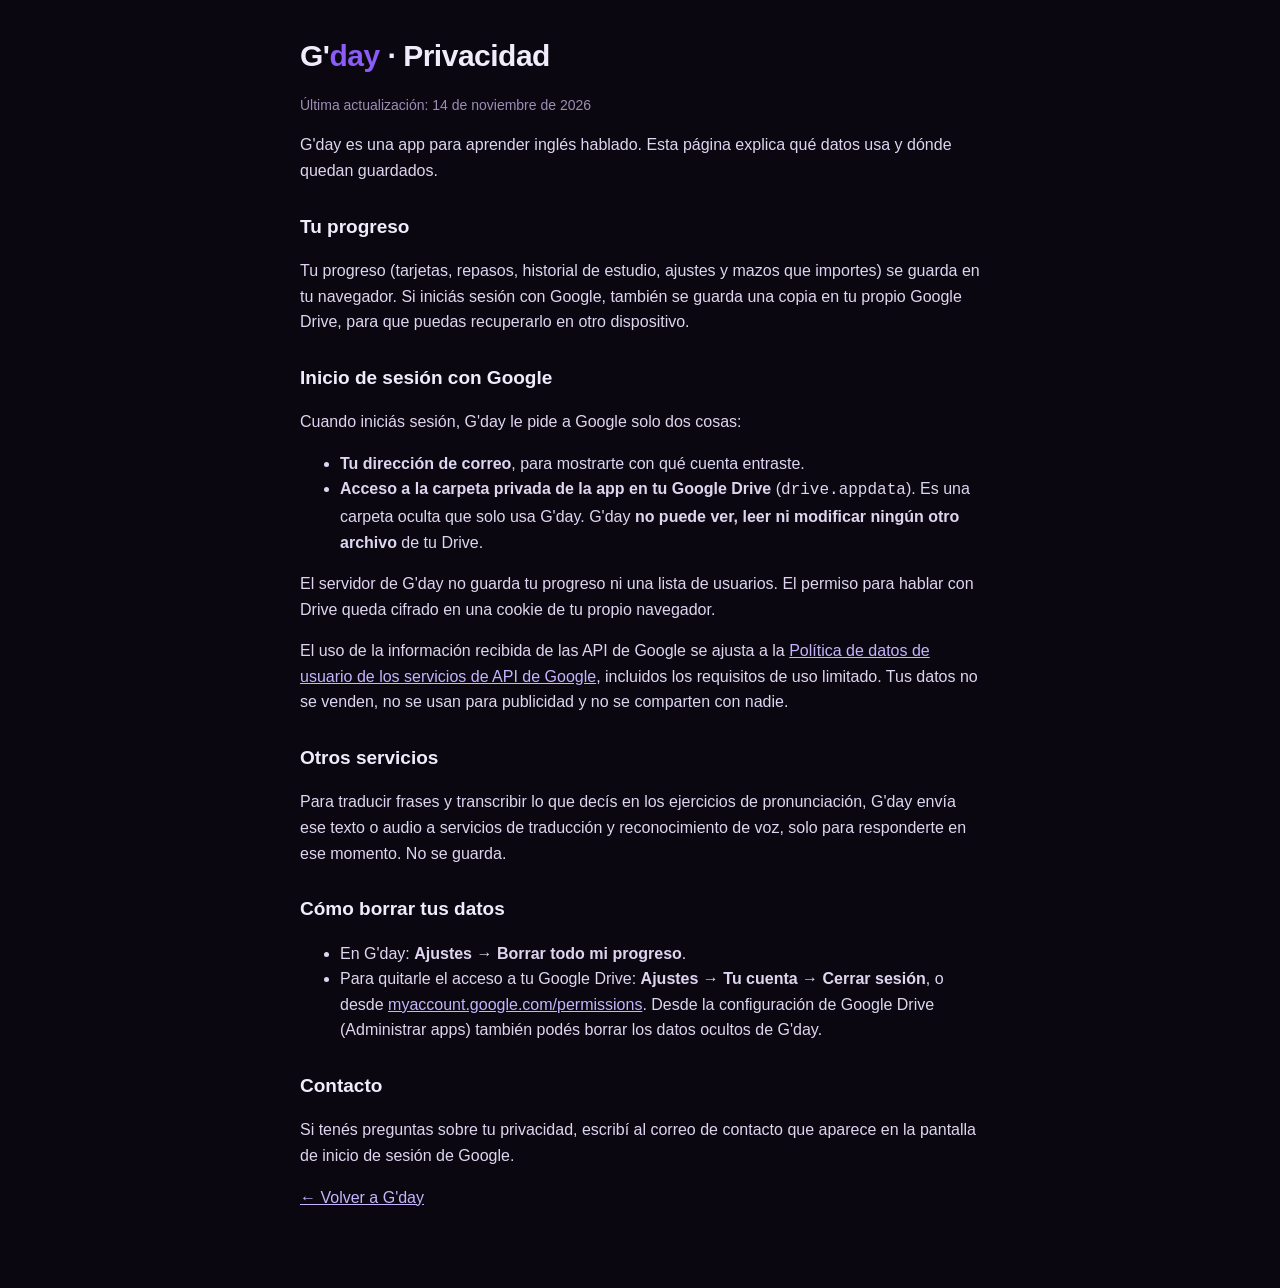
<file: privacy.html>
<!doctype html>
<html lang="es">
<head>
  <meta charset="utf-8">
  <meta name="viewport" content="width=device-width,initial-scale=1">
  <title>G'day · Privacidad</title>
  <link rel="icon" href="icon.svg" type="image/svg+xml">
  <style>
    :root { --bg: #0a0710; --text: #f1ecfb; --muted: #9a8fb5; --violet: #8b5cf6; --line: #2c2244; }
    body { margin: 0; background: var(--bg); color: var(--text); font: 16px/1.6 -apple-system, BlinkMacSystemFont, "Segoe UI", Roboto, sans-serif; }
    main { max-width: 680px; margin: 0 auto; padding: 32px 18px 64px; }
    h1 { font-size: 30px; letter-spacing: -.5px; margin: 0 0 4px; } h1 span { color: var(--violet); }
    h2 { font-size: 19px; margin: 28px 0 6px; }
    p, li { color: #ded6f0; } .muted { color: var(--muted); font-size: 14px; }
    a { color: #c4b5fd; }
  </style>
</head>
<body>
<main>
  <h1>G'<span>day</span> · Privacidad</h1>
  <p class="muted">Última actualización: 14 de noviembre de 2026</p>

  <p>G'day es una app para aprender inglés hablado. Esta página explica qué datos usa y dónde quedan guardados.</p>

  <h2>Tu progreso</h2>
  <p>Tu progreso (tarjetas, repasos, historial de estudio, ajustes y mazos que importes) se guarda en tu navegador.
    Si iniciás sesión con Google, también se guarda una copia en tu propio Google Drive, para que puedas recuperarlo en otro dispositivo.</p>

  <h2>Inicio de sesión con Google</h2>
  <p>Cuando iniciás sesión, G'day le pide a Google solo dos cosas:</p>
  <ul>
    <li><b>Tu dirección de correo</b>, para mostrarte con qué cuenta entraste.</li>
    <li><b>Acceso a la carpeta privada de la app en tu Google Drive</b> (<code>drive.appdata</code>). Es una carpeta oculta que solo usa G'day.
      G'day <b>no puede ver, leer ni modificar ningún otro archivo</b> de tu Drive.</li>
  </ul>
  <p>El servidor de G'day no guarda tu progreso ni una lista de usuarios. El permiso para hablar con Drive queda cifrado en una cookie de tu propio navegador.</p>
  <p>El uso de la información recibida de las API de Google se ajusta a la
    <a href="https://developers.google.com/terms/api-services-user-data-policy">Política de datos de usuario de los servicios de API de Google</a>,
    incluidos los requisitos de uso limitado. Tus datos no se venden, no se usan para publicidad y no se comparten con nadie.</p>

  <h2>Otros servicios</h2>
  <p>Para traducir frases y transcribir lo que decís en los ejercicios de pronunciación, G'day envía ese texto o audio a servicios de traducción y reconocimiento de voz, solo para responderte en ese momento. No se guarda.</p>

  <h2>Cómo borrar tus datos</h2>
  <ul>
    <li>En G'day: <b>Ajustes → Borrar todo mi progreso</b>.</li>
    <li>Para quitarle el acceso a tu Google Drive: <b>Ajustes → Tu cuenta → Cerrar sesión</b>, o desde
      <a href="https://myaccount.google.com/permissions">myaccount.google.com/permissions</a>. Desde la configuración de Google Drive
      (Administrar apps) también podés borrar los datos ocultos de G'day.</li>
  </ul>

  <h2>Contacto</h2>
  <p>Si tenés preguntas sobre tu privacidad, escribí al correo de contacto que aparece en la pantalla de inicio de sesión de Google.</p>
  <p><a href="/">← Volver a G'day</a></p>
</main>
</body>
</html>
</file>
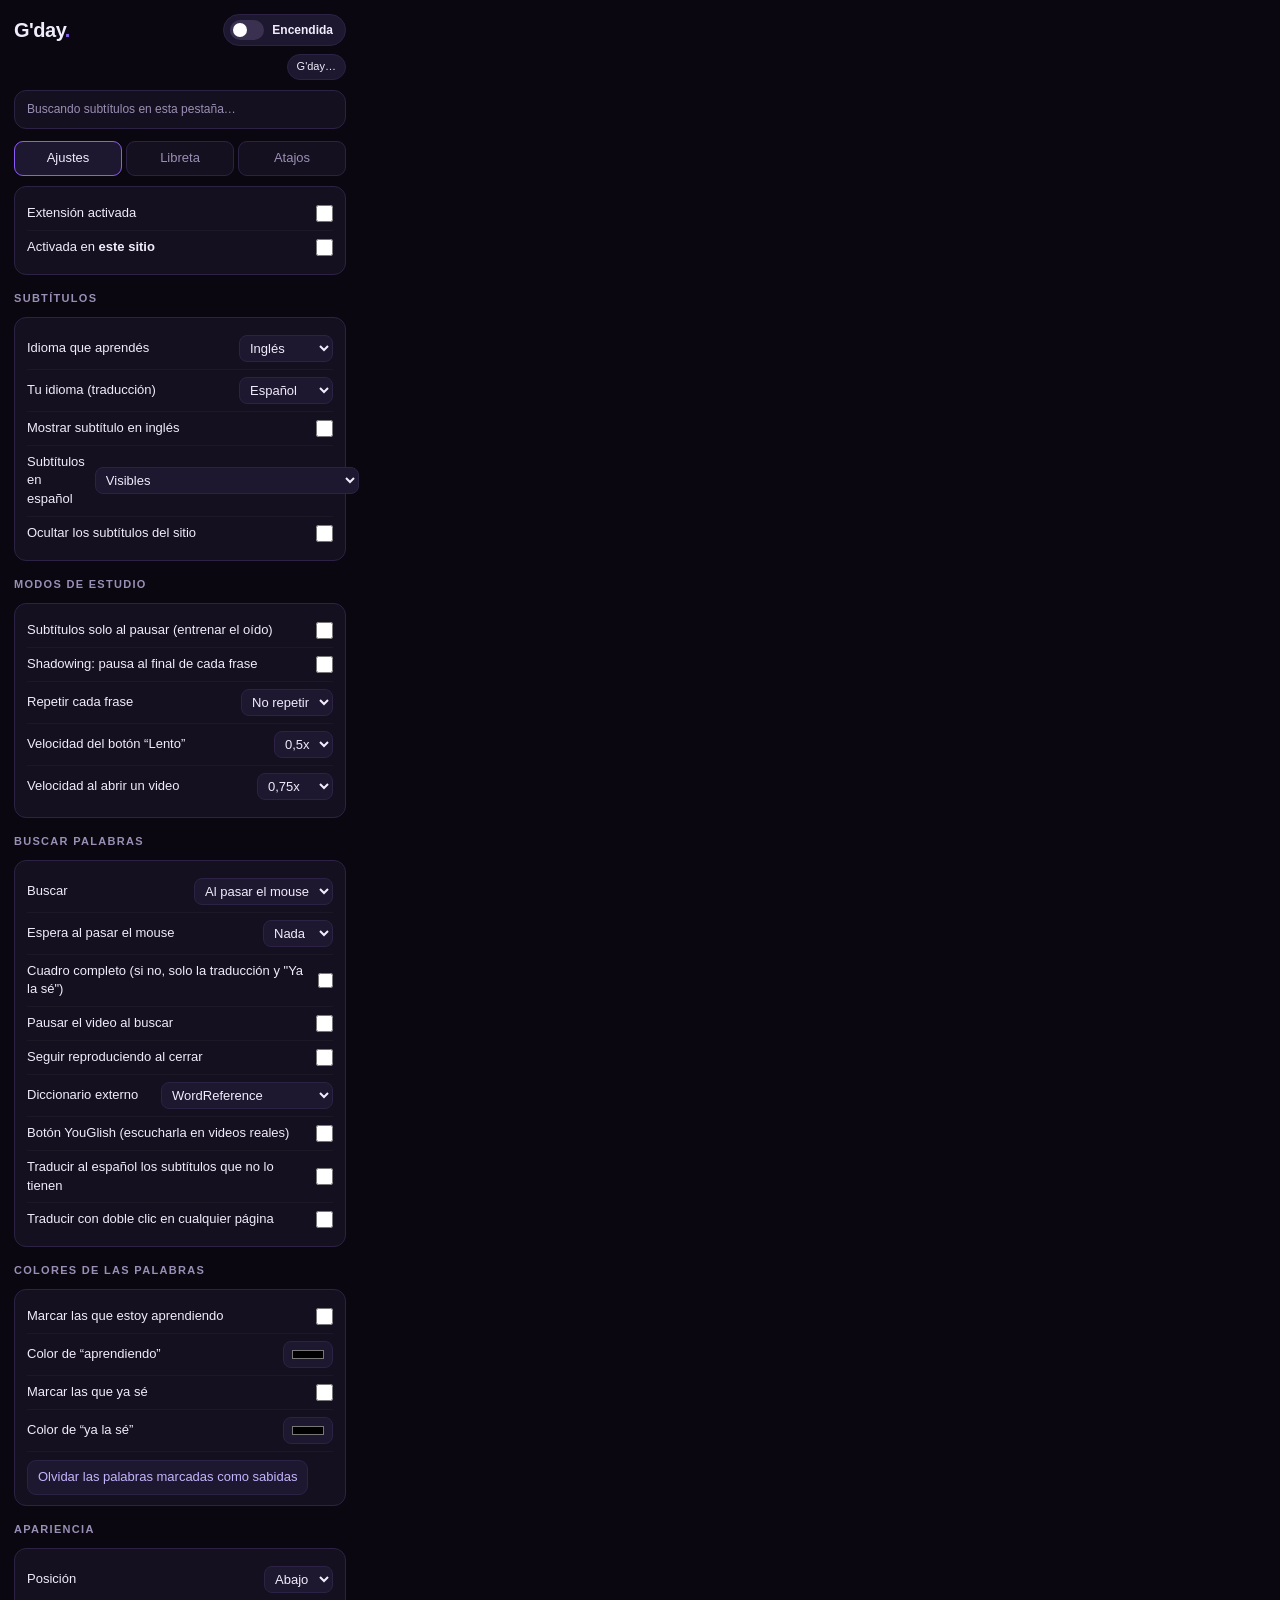
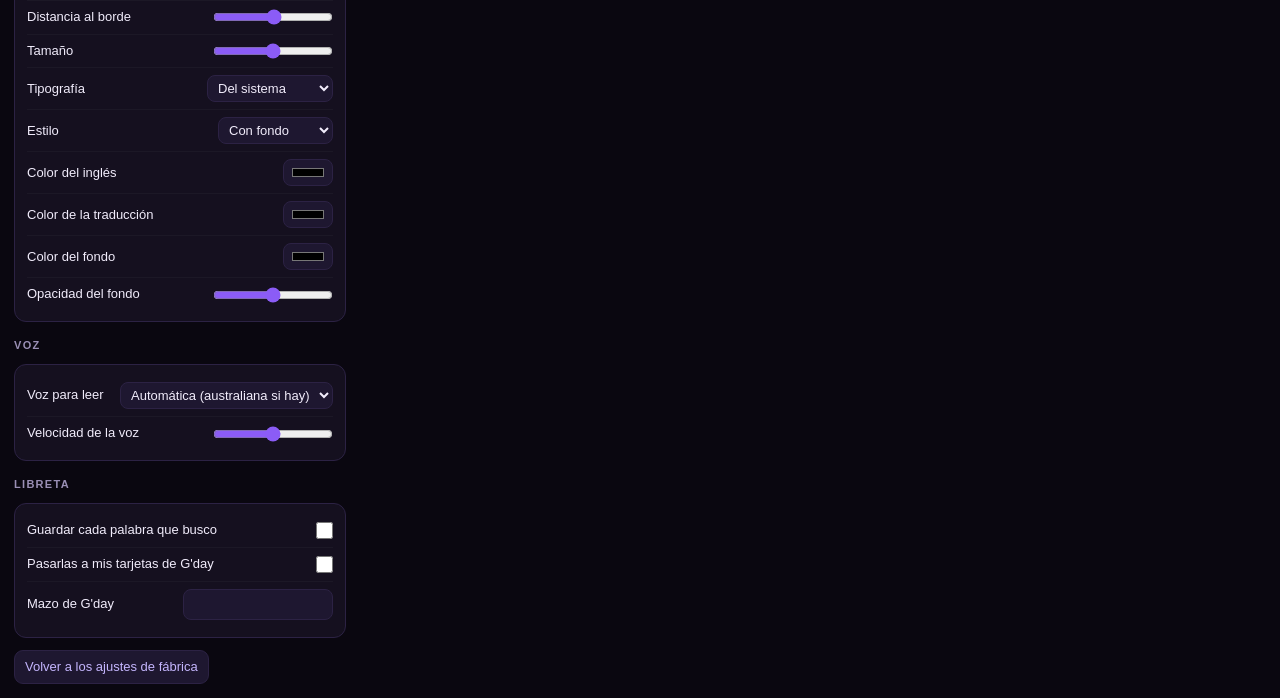
<file: extension/popup.html>
<!doctype html>
<html lang="es">
<head>
<meta charset="utf-8">
<style>
:root { --bg:#0a0710; --s:#15101f; --s2:#1e1730; --line:#2c2244; --t:#f1ecfb; --m:#9a8fb5; --v:#8b5cf6; --v2:#c4b5fd; --ok:#5eead4; --miss:#fb7185; }
* { box-sizing: border-box; margin: 0; }
body { width: 360px; background: var(--bg); color: var(--t); font: 13px/1.45 -apple-system, BlinkMacSystemFont, "Segoe UI", sans-serif; padding: 14px; }
h1 { font-size: 20px; letter-spacing: -.5px; } h1 span { color: var(--v); }
h2 { font-size: 11px; text-transform: uppercase; letter-spacing: 1.3px; color: var(--m); margin: 16px 0 8px; }
.top { display: flex; justify-content: space-between; align-items: center; }
.power { display: flex; align-items: center; gap: 8px; background: var(--s2); border: 1px solid var(--line); border-radius: 99px; padding: 5px 12px 5px 6px; color: var(--t); font: 600 12px -apple-system, sans-serif; cursor: pointer; }
.power i { width: 34px; height: 20px; border-radius: 99px; background: #3a3150; position: relative; transition: background .2s; }
.power i::after { content: ''; position: absolute; top: 3px; left: 3px; width: 14px; height: 14px; border-radius: 50%; background: #fff; transition: left .2s; }
.power.on { border-color: var(--v); } .power.on i { background: var(--v); } .power.on i::after { left: 17px; }
.status { display: flex; justify-content: flex-end; margin-top: 8px; }
body.off .tabs, body.off .tab, body.off #here { opacity: .45; pointer-events: none; }
.pill { font-size: 11px; padding: 4px 9px; border-radius: 99px; background: var(--s2); border: 1px solid var(--line); }
.pill.ok { color: var(--ok); } .pill.off { color: var(--miss); }
.card { background: var(--s); border: 1px solid var(--line); border-radius: 12px; padding: 10px 12px; margin-top: 10px; }
.card p { color: var(--m); font-size: 12px; }
.card b { color: var(--t); }
label.row { display: flex; justify-content: space-between; align-items: center; gap: 10px; padding: 7px 0; border-bottom: 1px solid #ffffff08; }
label.row:last-child { border: 0; }
input[type=checkbox] { width: 17px; height: 17px; accent-color: var(--v); }
select, input[type=color] { background: var(--s2); color: var(--t); border: 1px solid var(--line); border-radius: 8px; padding: 4px 6px; font: inherit; }
input[type=range] { accent-color: var(--v); width: 120px; }
.btn { display: inline-flex; align-items: center; justify-content: center; background: var(--s2); color: var(--v2); border: 1px solid var(--line); border-radius: 9px; padding: 7px 10px; font: inherit; cursor: pointer; text-decoration: none; }
.btn.pri { background: linear-gradient(135deg, #7c3aed, #a855f7); color: #fff; border: 0; }
.btns { display: flex; gap: 6px; flex-wrap: wrap; margin-top: 8px; }
ul { list-style: none; padding: 0; max-height: 220px; overflow-y: auto; }
li { padding: 7px 0; border-bottom: 1px solid #ffffff0d; display: flex; gap: 8px; }
li div { flex: 1; } li small { display: block; color: var(--m); font-size: 11px; }
li .dot { width: 7px; height: 7px; border-radius: 50%; background: var(--ok); margin-top: 6px; flex: none; }
li .dot.no { background: var(--m); }
li button { background: none; border: 0; color: var(--m); cursor: pointer; font-size: 15px; }
.keys input { width: 46px; text-align: center; background: var(--s2); color: var(--v2); border: 1px solid var(--line); border-radius: 6px; padding: 3px; font: 12px monospace; cursor: pointer; }
.keys input:focus { outline: 2px solid var(--v); }
kbd { background: var(--s2); border: 1px solid var(--line); border-radius: 5px; padding: 0 5px; font: 11px monospace; color: var(--v2); }
.keys { display: grid; grid-template-columns: auto 1fr; gap: 4px 10px; font-size: 12px; color: var(--m); }
.tabs { display: flex; gap: 4px; margin-top: 12px; }
.tabs button { flex: 1; background: var(--s); border: 1px solid var(--line); color: var(--m); border-radius: 9px; padding: 7px; font: inherit; cursor: pointer; }
.tabs button.on { color: var(--t); background: var(--s2); border-color: var(--v); }
.tab { display: none; } .tab.on { display: block; }
</style>
</head>
<body>
  <div class="top"><h1>G'day<span>.</span></h1><button id="power" class="power" title="Encender o apagar la extensión en todos los sitios"><i></i><b id="powerTxt">Encendida</b></button></div>
  <div class="status"><span class="pill" id="server">G'day…</span></div>
  <div class="card" id="here"><p>Buscando subtítulos en esta pestaña…</p></div>
  <div class="tabs"><button data-tab="t1" class="on">Ajustes</button><button data-tab="t2">Libreta</button><button data-tab="t3">Atajos</button></div>

  <div class="tab on" id="t1">
    <div class="card">
      <label class="row"><span>Extensión activada</span><input type="checkbox" data-c="enabled"></label>
      <label class="row"><span>Activada en <b id="site">este sitio</b></span><input type="checkbox" id="siteOn"></label>
    </div>
    <h2>Subtítulos</h2>
    <div class="card">
      <label class="row"><span>Idioma que aprendés</span><select data-c="primary"><option value="en">Inglés</option><option value="es">Español</option><option value="pt">Portugués</option><option value="fr">Francés</option><option value="it">Italiano</option><option value="de">Alemán</option><option value="ja">Japonés</option></select></label>
      <label class="row"><span>Tu idioma (traducción)</span><select data-c="secondary"><option value="es">Español</option><option value="en">Inglés</option><option value="pt">Portugués</option></select></label>
      <label class="row"><span>Mostrar subtítulo en inglés</span><input type="checkbox" data-c="showPrimary"></label>
      <label class="row"><span>Subtítulos en español</span><select id="trMode"><option value="show">Visibles</option><option value="blur">Difuminados (se ven al pasar el mouse)</option><option value="hide">Ocultos</option></select></label>
      <label class="row"><span>Ocultar los subtítulos del sitio</span><input type="checkbox" data-c="hideNative"></label>
    </div>
    <h2>Modos de estudio</h2>
    <div class="card">
      <label class="row"><span>Subtítulos solo al pausar (entrenar el oído)</span><input type="checkbox" data-c="onlyOnPause"></label>
      <label class="row"><span>Shadowing: pausa al final de cada frase</span><input type="checkbox" data-c="autoPause"></label>
      <label class="row"><span>Repetir cada frase</span><select data-c="loopCount" data-num><option value="1">No repetir</option><option value="2">2 veces</option><option value="3">3 veces</option><option value="5">5 veces</option></select></label>
      <label class="row"><span>Velocidad del botón “Lento”</span><select data-c="slowRate" data-num><option value="0.5">0,5x</option><option value="0.6">0,6x</option><option value="0.7">0,7x</option><option value="0.8">0,8x</option></select></label>
      <label class="row"><span>Velocidad al abrir un video</span><select data-c="defaultRate" data-num><option value="0.75">0,75x</option><option value="0.85">0,85x</option><option value="1">Normal</option><option value="1.25">1,25x</option></select></label>
    </div>
    <h2>Buscar palabras</h2>
    <div class="card">
      <label class="row"><span>Buscar</span><select data-c="lookup"><option value="hover">Al pasar el mouse</option><option value="click">Al hacer clic</option></select></label>
      <label class="row"><span>Espera al pasar el mouse</span><select data-c="hoverDelay" data-num><option value="0">Nada</option><option value="180">Corta</option><option value="400">Media</option><option value="800">Larga</option></select></label>
      <label class="row"><span>Cuadro completo (si no, solo la traducción y "Ya la sé")</span><input type="checkbox" data-c="fullPop"></label>
      <label class="row"><span>Pausar el video al buscar</span><input type="checkbox" data-c="pauseOnLookup"></label>
      <label class="row"><span>Seguir reproduciendo al cerrar</span><input type="checkbox" data-c="resumeAfter"></label>
      <label class="row"><span>Diccionario externo</span><select data-c="dictSite"><option value="wordreference">WordReference</option><option value="cambridge">Cambridge</option><option value="spanishdict">SpanishDict</option><option value="linguee">Linguee</option><option value="google">Google Traductor</option><option value="urban">Urban Dictionary (jerga)</option></select></label>
      <label class="row"><span>Botón YouGlish (escucharla en videos reales)</span><input type="checkbox" data-c="showYouglish"></label>
      <label class="row"><span>Traducir al español los subtítulos que no lo tienen</span><input type="checkbox" data-c="autoTranslate"></label>
      <label class="row"><span>Traducir con doble clic en cualquier página</span><input type="checkbox" data-c="pageTranslate"></label>
    </div>
    <h2>Colores de las palabras</h2>
    <div class="card">
      <label class="row"><span>Marcar las que estoy aprendiendo</span><input type="checkbox" data-c="wordColors"></label>
      <label class="row"><span>Color de “aprendiendo”</span><input type="color" data-c="colorLearning"></label>
      <label class="row"><span>Marcar las que ya sé</span><input type="checkbox" data-c="showKnown"></label>
      <label class="row"><span>Color de “ya la sé”</span><input type="color" data-c="colorKnown"></label>
      <div class="btns"><button class="btn" id="clearKnown">Olvidar las palabras marcadas como sabidas</button></div>
    </div>
    <h2>Apariencia</h2>
    <div class="card">
      <label class="row"><span>Posición</span><select data-c="position"><option value="bottom">Abajo</option><option value="top">Arriba</option></select></label>
      <label class="row"><span>Distancia al borde</span><input type="range" min="2" max="45" data-c="pos"></label>
      <label class="row"><span>Tamaño</span><input type="range" min="50" max="220" data-c="size"></label>
      <label class="row"><span>Tipografía</span><select data-c="font"><option value="system">Del sistema</option><option value="rounded">Redondeada</option><option value="serif">Con serifa</option><option value="mono">Monoespaciada</option><option value="dyslexic">Para dislexia</option></select></label>
      <label class="row"><span>Estilo</span><select data-c="textStyle"><option value="box">Con fondo</option><option value="outline">Solo contorno</option></select></label>
      <label class="row"><span>Color del inglés</span><input type="color" data-c="color"></label>
      <label class="row"><span>Color de la traducción</span><input type="color" data-c="color2"></label>
      <label class="row"><span>Color del fondo</span><input type="color" data-c="bgColor"></label>
      <label class="row"><span>Opacidad del fondo</span><input type="range" min="0" max="100" data-c="bgAlpha"></label>
    </div>
    <h2>Voz</h2>
    <div class="card">
      <label class="row"><span>Voz para leer</span><select data-c="ttsVoice" id="voices"><option value="">Automática (australiana si hay)</option></select></label>
      <label class="row"><span>Velocidad de la voz</span><input type="range" min="0.5" max="1.3" step="0.05" data-c="ttsRate"></label>
    </div>
    <h2>Libreta</h2>
    <div class="card">
      <label class="row"><span>Guardar cada palabra que busco</span><input type="checkbox" data-c="autoSave"></label>
      <label class="row"><span>Pasarlas a mis tarjetas de G'day</span><input type="checkbox" data-c="sendToGday"></label>
      <label class="row"><span>Mazo de G'day</span><input type="text" data-c="deckName" style="width:150px;background:var(--s2);color:var(--t);border:1px solid var(--line);border-radius:8px;padding:5px 7px;font:inherit"></label>
    </div>
    <div class="btns" style="margin-top:12px"><button class="btn" id="resetCfg">Volver a los ajustes de fábrica</button></div>
  </div>

  <div class="tab" id="t2">
    <div class="btns"><button class="btn" id="export">Exportar para Anki (.txt)</button><button class="btn" id="sync">Pasar pendientes a G'day</button><a class="btn" href="https://gday-english.vercel.app/#cards" target="_blank">Abrir G'day</a></div>
    <p style="color:var(--m);font-size:11px;margin-top:8px">El punto verde indica que la palabra ya está en tus tarjetas de G'day, en el mazo “Palabras de videos”.</p>
    <ul id="words"></ul>
  </div>

  <div class="tab" id="t3">
    <p style="color:var(--m);font-size:12px;margin:10px 0">Tocá un casillero y apretá la tecla que quieras usar.</p>
    <div class="card keys" id="keys"></div>
    <div class="card"><p>Pasá el mouse sobre una palabra para traducirla. Seleccioná varias palabras para traducir la frase. En cualquier página web, hacé doble clic sobre una palabra. <kbd>Esc</kbd> cierra la palabra.</p></div>
  </div>
<script src="popup.js"></script>
</body>
</html>
</file>
